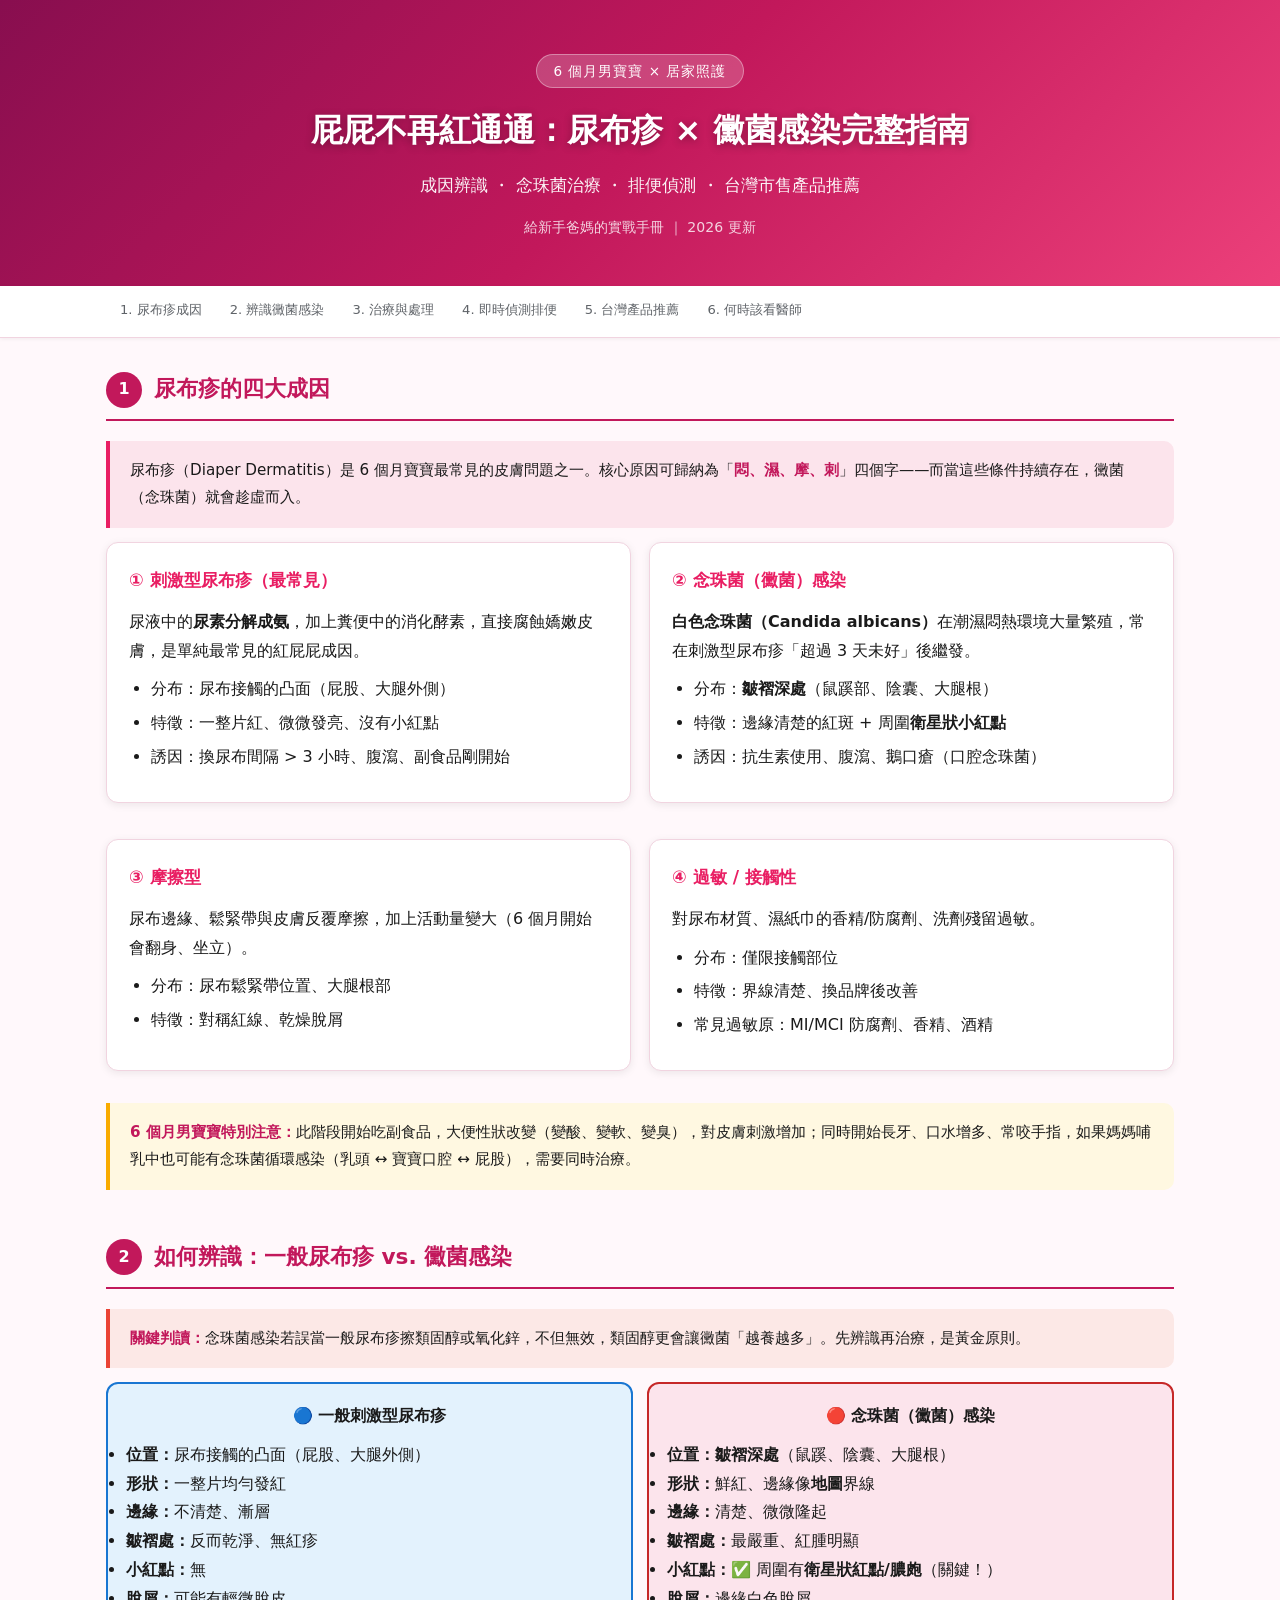
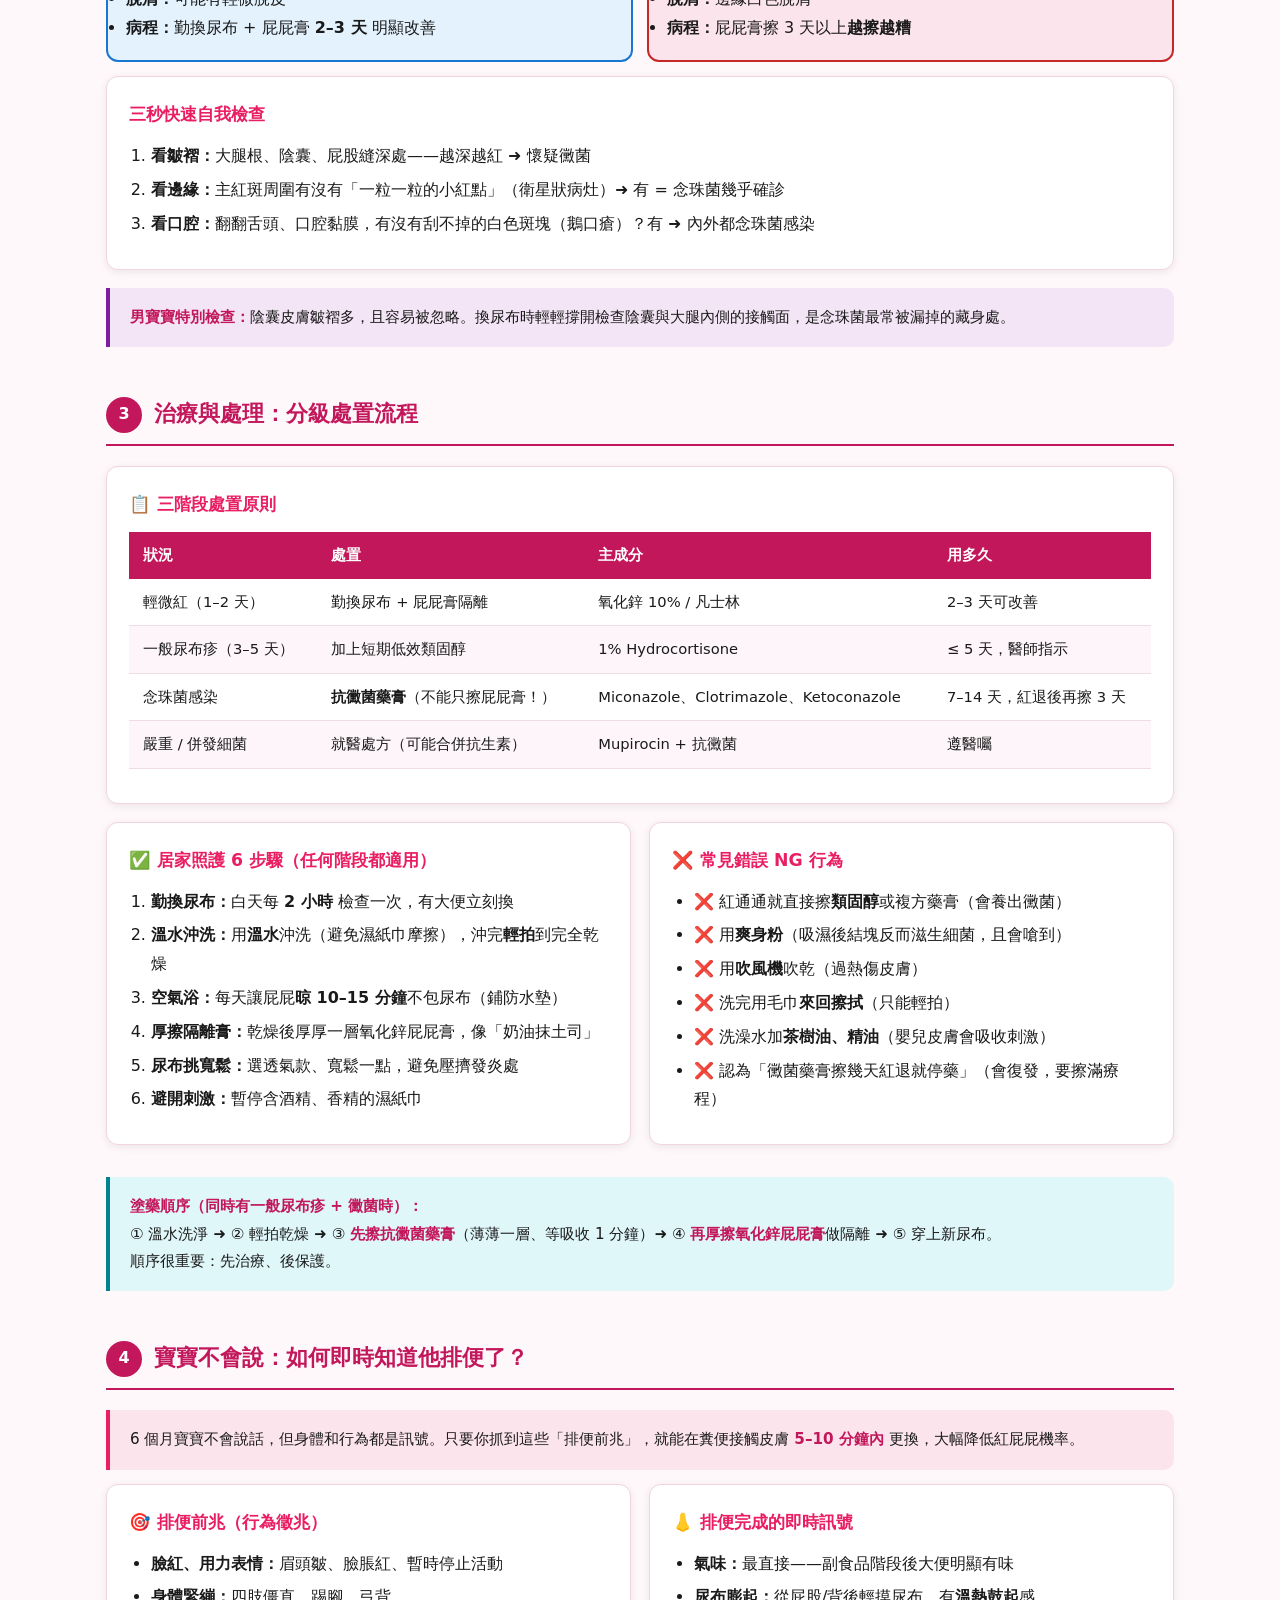
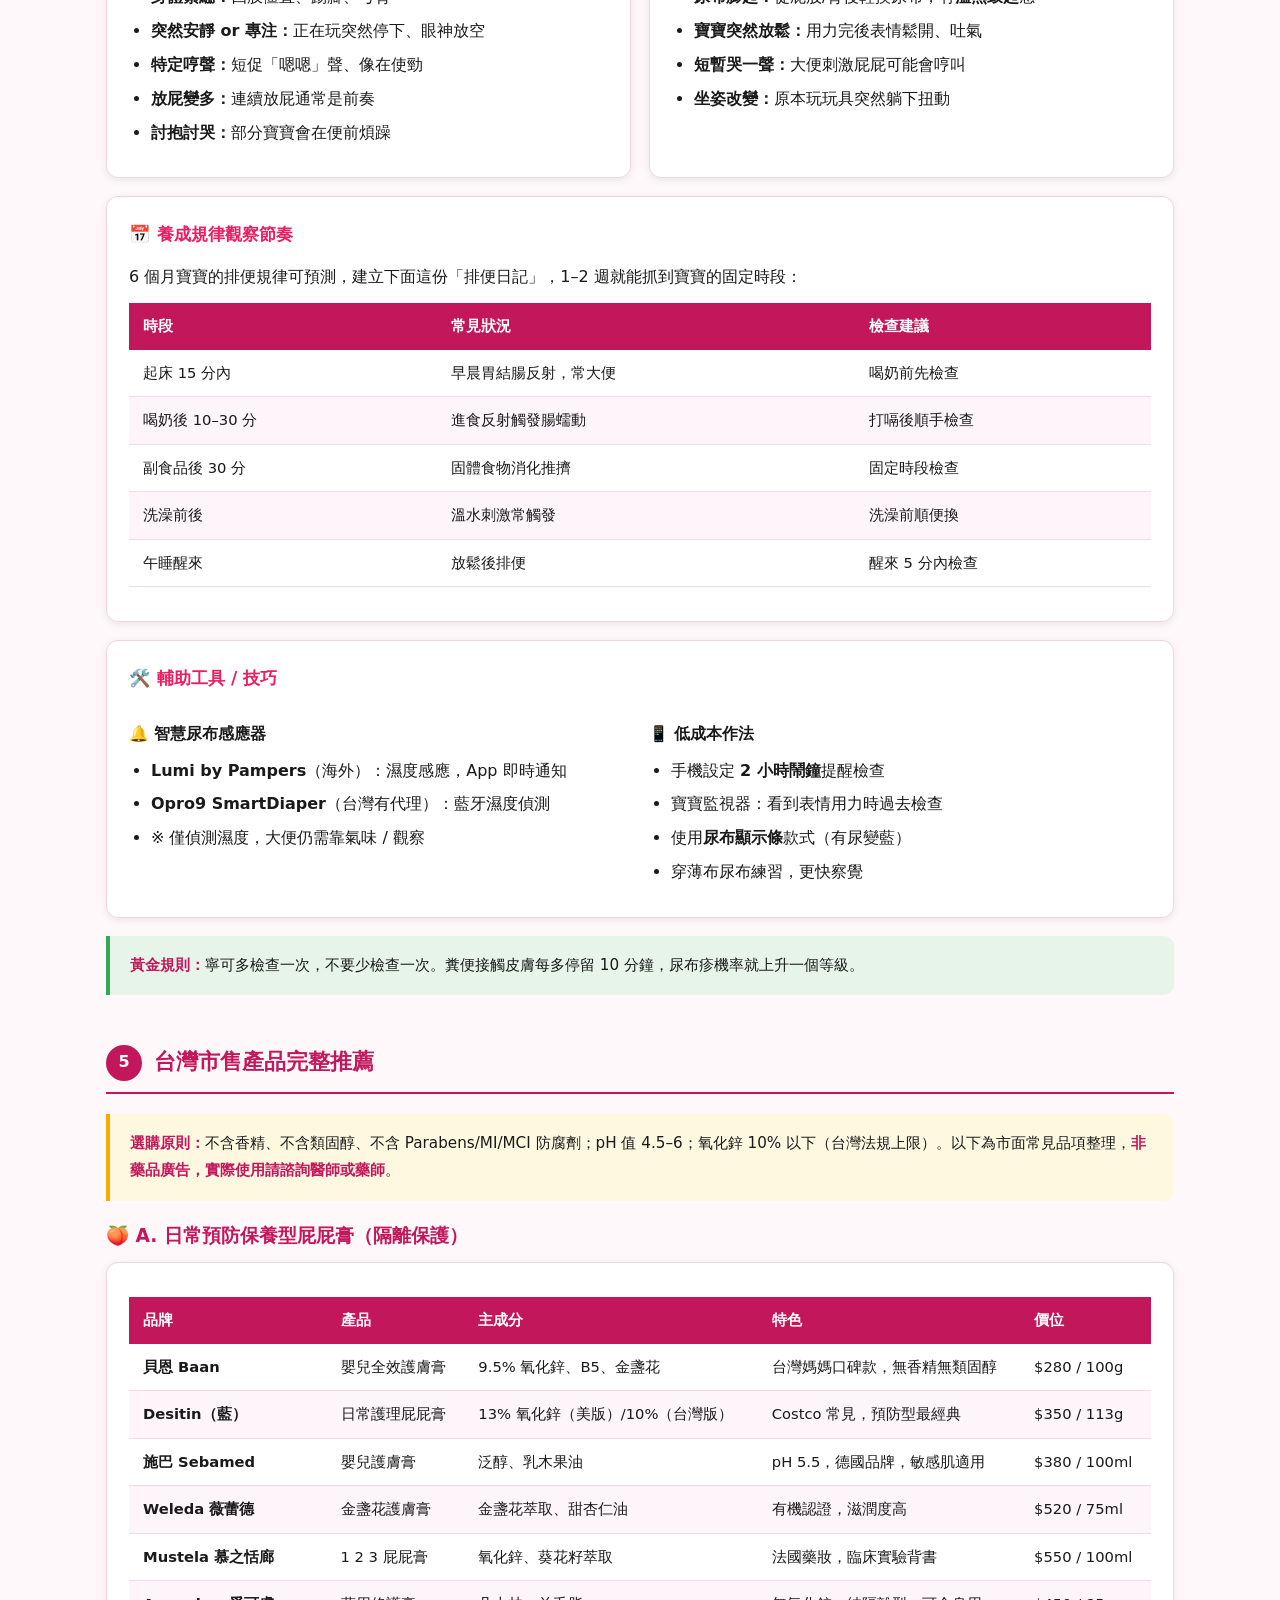
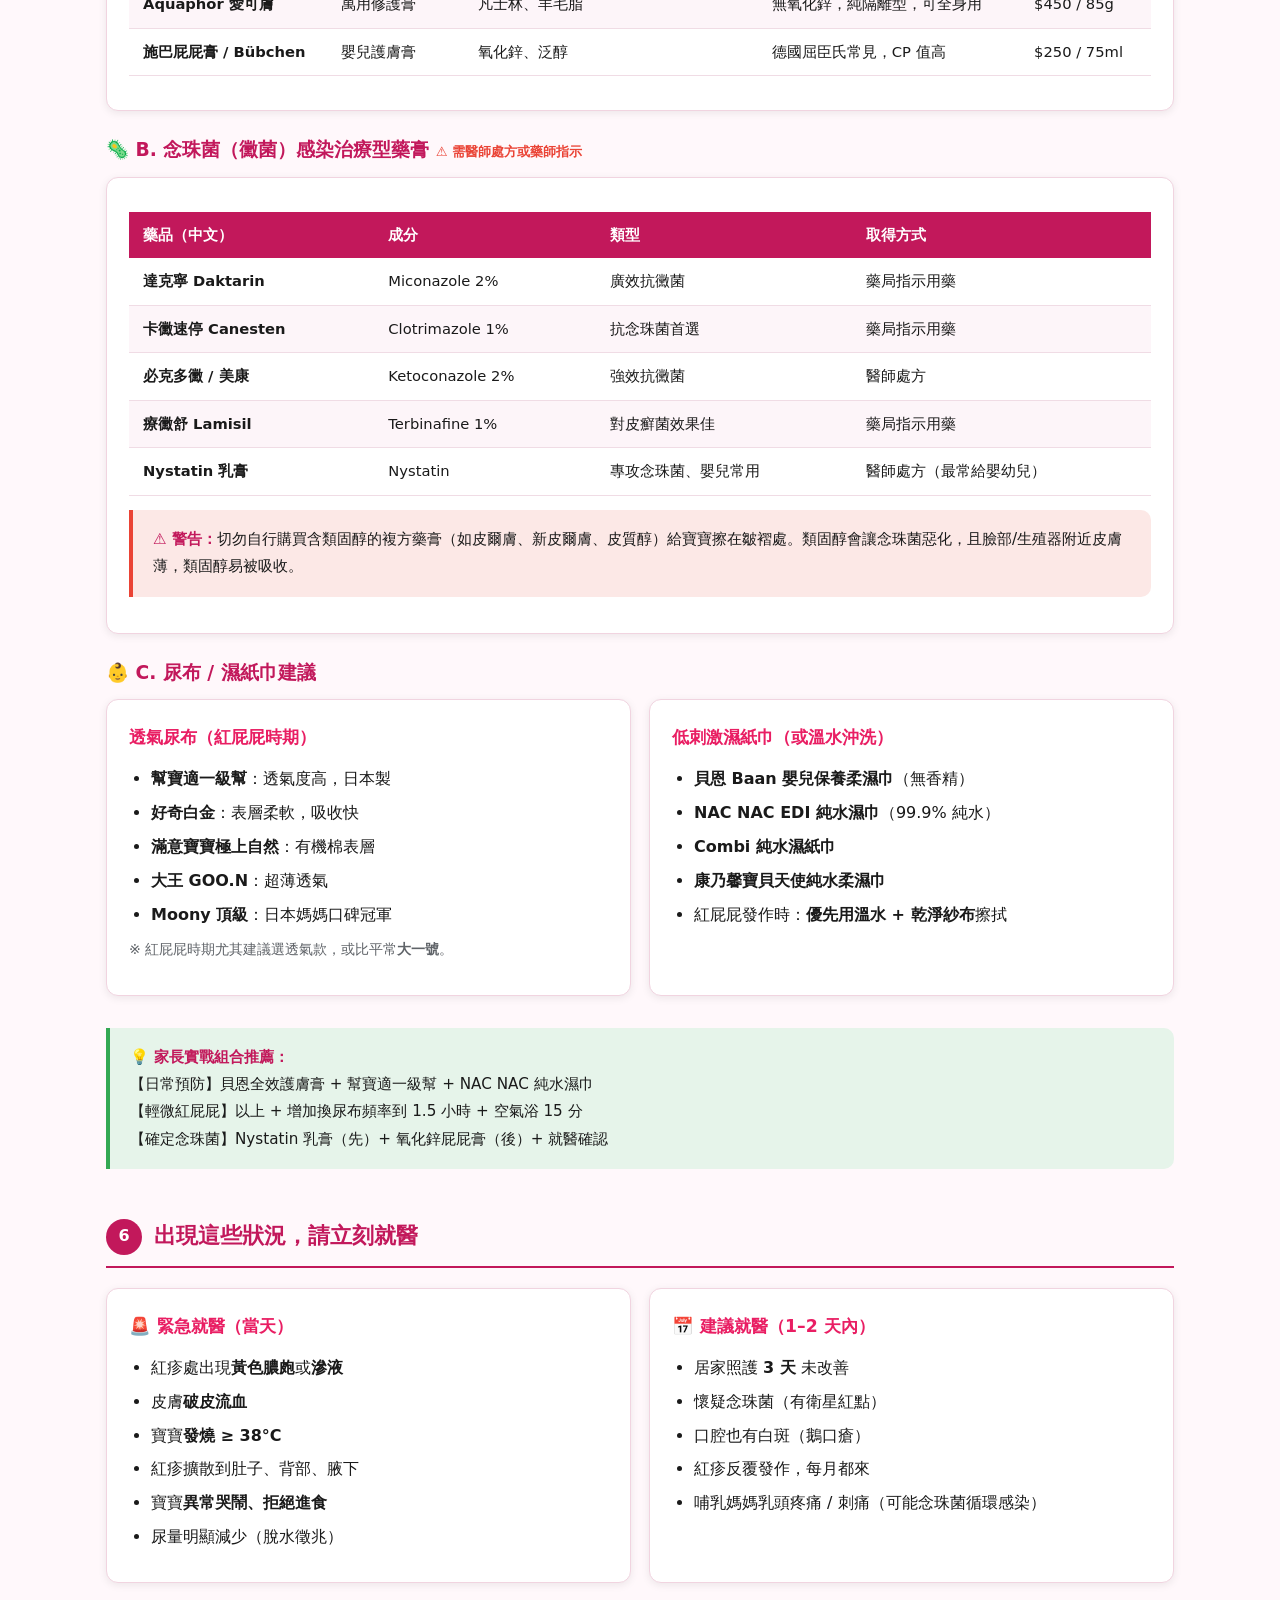
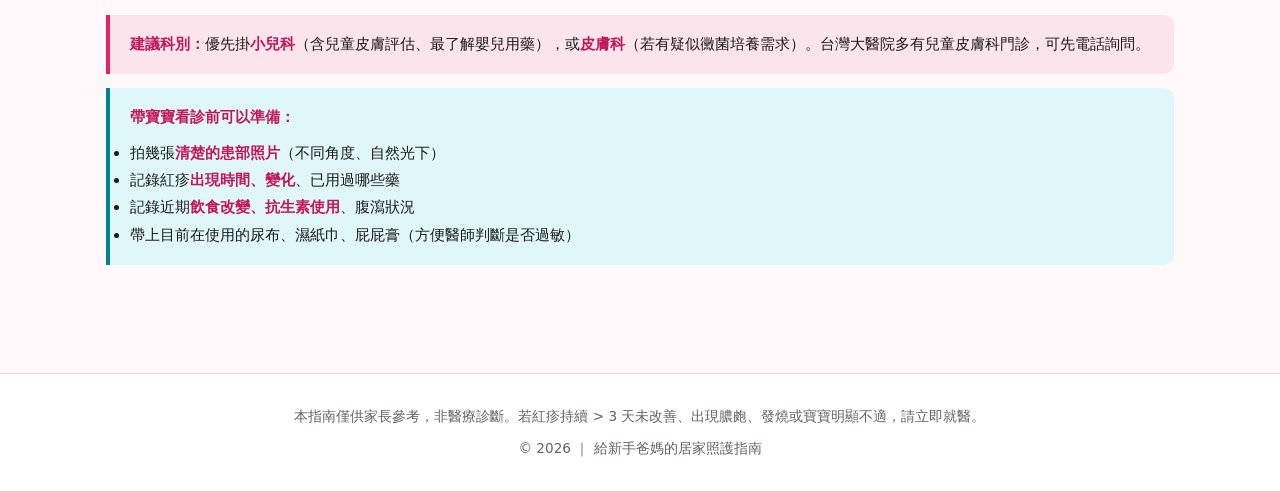
<file: diaper-rash-guide.html>
<!DOCTYPE html>
<html lang="zh-TW">
<head>
  <meta charset="UTF-8">
  <meta name="viewport" content="width=device-width, initial-scale=1.0">
  <title>6個月男寶寶尿布疹 × 黴菌感染完整照護指南｜成因・治療・產品推薦</title>
  <style>
    :root {
      --primary: #c2185b;
      --primary-light: #e91e63;
      --accent: #fce4ec;
      --accent2: #fff0f5;
      --green: #34a853;
      --green-bg: #e6f4ea;
      --orange: #f9ab00;
      --orange-bg: #fff8e1;
      --red: #ea4335;
      --red-bg: #fce8e6;
      --purple: #7b1fa2;
      --purple-bg: #f3e5f5;
      --teal: #00838f;
      --teal-bg: #e0f7fa;
      --text: #1a1a1a;
      --muted: #5f6368;
      --border: #f1d4e0;
      --card-shadow: 0 2px 8px rgba(0,0,0,0.08);
      --card-shadow-hover: 0 4px 16px rgba(0,0,0,0.14);
    }
    * { margin: 0; padding: 0; box-sizing: border-box; }
    html { scroll-behavior: smooth; }
    body {
      font-family: "Noto Sans TC", "Microsoft JhengHei", "Segoe UI", system-ui, sans-serif;
      color: var(--text); line-height: 1.8; background: #fff8fb;
    }
    .hero {
      background: linear-gradient(135deg, #880e4f 0%, #c2185b 50%, #ec407a 100%);
      color: #fff; padding: 54px 24px 46px; text-align: center; position: relative;
    }
    .hero-inner { position: relative; max-width: 900px; margin: 0 auto; }
    .hero .tag {
      display: inline-block; background: rgba(255,255,255,0.2);
      border: 1px solid rgba(255,255,255,0.35); padding: 4px 16px;
      border-radius: 20px; font-size: 0.85em; margin-bottom: 14px; letter-spacing: 1px;
    }
    .hero h1 { font-size: 2em; font-weight: 800; margin-bottom: 10px; text-shadow: 0 2px 8px rgba(0,0,0,0.3); }
    .hero .subtitle { font-size: 1.08em; opacity: 0.95; margin-bottom: 14px; }
    .hero .meta-line { font-size: 0.88em; opacity: 0.8; }

    .toc {
      background: #fff; border-bottom: 1px solid var(--border); position: sticky; top: 0; z-index: 100;
      box-shadow: 0 1px 4px rgba(0,0,0,0.06);
    }
    .toc-inner {
      max-width: 1100px; margin: 0 auto; padding: 0 16px;
      display: flex; overflow-x: auto; gap: 0;
    }
    .toc a {
      padding: 12px 14px; font-size: 0.82em; color: var(--muted); text-decoration: none;
      white-space: nowrap; border-bottom: 3px solid transparent; transition: all 0.2s;
    }
    .toc a:hover { color: var(--primary); border-bottom-color: var(--primary-light); background: var(--accent2); }

    .main { max-width: 1100px; margin: 0 auto; padding: 32px 16px 60px; }
    section { margin-bottom: 48px; scroll-margin-top: 60px; }
    .section-header {
      display: flex; align-items: center; gap: 12px; margin-bottom: 20px;
      padding-bottom: 10px; border-bottom: 2px solid var(--primary);
    }
    .section-num {
      background: var(--primary); color: #fff; width: 36px; height: 36px;
      border-radius: 50%; display: flex; align-items: center; justify-content: center;
      font-weight: 700; flex-shrink: 0;
    }
    .section-header h2 { font-size: 1.35em; color: var(--primary); }

    .card {
      background: #fff; border-radius: 12px; padding: 22px; margin-bottom: 18px;
      box-shadow: var(--card-shadow); border: 1px solid var(--border);
    }
    .card:hover { box-shadow: var(--card-shadow-hover); }
    .card h3 { color: var(--primary-light); font-size: 1.08em; margin-bottom: 12px; }
    .card h4 { color: var(--text); font-size: 0.98em; margin: 14px 0 8px; }
    .card p { margin-bottom: 10px; }
    .card ul, .card ol { padding-left: 22px; margin: 8px 0; }
    .card li { margin-bottom: 5px; }

    .grid-2 { display: grid; grid-template-columns: 1fr 1fr; gap: 18px; }
    .grid-3 { display: grid; grid-template-columns: repeat(3, 1fr); gap: 16px; }
    @media (max-width: 860px) {
      .grid-2, .grid-3 { grid-template-columns: 1fr; }
      .hero h1 { font-size: 1.5em; }
    }

    .table-wrap { overflow-x: auto; margin: 12px 0; }
    table { width: 100%; border-collapse: collapse; font-size: 0.92em; }
    th { background: var(--primary); color: #fff; padding: 10px 14px; text-align: left; font-weight: 600; white-space: nowrap; }
    td { padding: 10px 14px; border-bottom: 1px solid #f0dce5; vertical-align: top; }
    tr:nth-child(even) td { background: #fdf5f9; }

    .callout { padding: 16px 20px; border-radius: 0 10px 10px 0; margin: 14px 0; font-size: 0.95em; }
    .callout-green { background: var(--green-bg); border-left: 4px solid var(--green); }
    .callout-orange { background: var(--orange-bg); border-left: 4px solid var(--orange); }
    .callout-red { background: var(--red-bg); border-left: 4px solid var(--red); }
    .callout-purple { background: var(--purple-bg); border-left: 4px solid var(--purple); }
    .callout-teal { background: var(--teal-bg); border-left: 4px solid var(--teal); }
    .callout-blue { background: var(--accent); border-left: 4px solid var(--primary-light); }
    .callout strong { color: var(--primary); }

    .vs-grid { display: grid; grid-template-columns: 1fr 1fr; gap: 14px; margin: 14px 0; }
    .vs-side { padding: 18px; border-radius: 12px; }
    .vs-left { background: #e3f2fd; border: 2px solid #1976d2; }
    .vs-right { background: #fce4ec; border: 2px solid #c62828; }
    .vs-side h4 { margin-bottom: 10px; text-align: center; }
    @media (max-width: 700px) { .vs-grid { grid-template-columns: 1fr; } }

    .badge {
      display: inline-block; padding: 2px 10px; border-radius: 12px;
      font-size: 0.78em; font-weight: 600; margin-right: 4px;
    }
    .badge-green { background: var(--green-bg); color: var(--green); }
    .badge-red { background: var(--red-bg); color: var(--red); }
    .badge-orange { background: var(--orange-bg); color: #b87500; }
    .badge-blue { background: var(--accent); color: var(--primary); }

    .footer {
      text-align: center; padding: 30px 20px; color: var(--muted);
      font-size: 0.85em; border-top: 1px solid var(--border); background: #fff;
    }
    .footer a { color: var(--primary-light); text-decoration: none; }
  </style>
</head>
<body>

<div class="hero">
  <div class="hero-inner">
    <span class="tag">6 個月男寶寶 × 居家照護</span>
    <h1>屁屁不再紅通通：尿布疹 × 黴菌感染完整指南</h1>
    <p class="subtitle">成因辨識 ・ 念珠菌治療 ・ 排便偵測 ・ 台灣市售產品推薦</p>
    <p class="meta-line">給新手爸媽的實戰手冊 ｜ 2026 更新</p>
  </div>
</div>

<nav class="toc">
  <div class="toc-inner">
    <a href="#s1">1. 尿布疹成因</a>
    <a href="#s2">2. 辨識黴菌感染</a>
    <a href="#s3">3. 治療與處理</a>
    <a href="#s4">4. 即時偵測排便</a>
    <a href="#s5">5. 台灣產品推薦</a>
    <a href="#s6">6. 何時該看醫師</a>
  </div>
</nav>

<main class="main">

  <!-- ========== SECTION 1 ========== -->
  <section id="s1">
    <div class="section-header">
      <div class="section-num">1</div>
      <h2>尿布疹的四大成因</h2>
    </div>

    <div class="callout callout-blue">
      尿布疹（Diaper Dermatitis）是 6 個月寶寶最常見的皮膚問題之一。核心原因可歸納為「<strong>悶、濕、摩、刺</strong>」四個字——而當這些條件持續存在，黴菌（念珠菌）就會趁虛而入。
    </div>

    <div class="grid-2">
      <div class="card">
        <h3>① 刺激型尿布疹（最常見）</h3>
        <p>尿液中的<strong>尿素分解成氨</strong>，加上糞便中的消化酵素，直接腐蝕嬌嫩皮膚，是單純最常見的紅屁屁成因。</p>
        <ul>
          <li>分布：尿布接觸的凸面（屁股、大腿外側）</li>
          <li>特徵：一整片紅、微微發亮、沒有小紅點</li>
          <li>誘因：換尿布間隔 &gt; 3 小時、腹瀉、副食品剛開始</li>
        </ul>
      </div>

      <div class="card">
        <h3>② 念珠菌（黴菌）感染</h3>
        <p><strong>白色念珠菌（Candida albicans）</strong>在潮濕悶熱環境大量繁殖，常在刺激型尿布疹「超過 3 天未好」後繼發。</p>
        <ul>
          <li>分布：<strong>皺褶深處</strong>（鼠蹊部、陰囊、大腿根）</li>
          <li>特徵：邊緣清楚的紅斑 + 周圍<strong>衛星狀小紅點</strong></li>
          <li>誘因：抗生素使用、腹瀉、鵝口瘡（口腔念珠菌）</li>
        </ul>
      </div>

      <div class="card">
        <h3>③ 摩擦型</h3>
        <p>尿布邊緣、鬆緊帶與皮膚反覆摩擦，加上活動量變大（6 個月開始會翻身、坐立）。</p>
        <ul>
          <li>分布：尿布鬆緊帶位置、大腿根部</li>
          <li>特徵：對稱紅線、乾燥脫屑</li>
        </ul>
      </div>

      <div class="card">
        <h3>④ 過敏 / 接觸性</h3>
        <p>對尿布材質、濕紙巾的香精/防腐劑、洗劑殘留過敏。</p>
        <ul>
          <li>分布：僅限接觸部位</li>
          <li>特徵：界線清楚、換品牌後改善</li>
          <li>常見過敏原：MI/MCI 防腐劑、香精、酒精</li>
        </ul>
      </div>
    </div>

    <div class="callout callout-orange">
      <strong>6 個月男寶寶特別注意：</strong>此階段開始吃副食品，大便性狀改變（變酸、變軟、變臭），對皮膚刺激增加；同時開始長牙、口水增多、常咬手指，如果媽媽哺乳中也可能有念珠菌循環感染（乳頭 ↔ 寶寶口腔 ↔ 屁股），需要同時治療。
    </div>
  </section>

  <!-- ========== SECTION 2 ========== -->
  <section id="s2">
    <div class="section-header">
      <div class="section-num">2</div>
      <h2>如何辨識：一般尿布疹 vs. 黴菌感染</h2>
    </div>

    <div class="callout callout-red">
      <strong>關鍵判讀：</strong>念珠菌感染若誤當一般尿布疹擦類固醇或氧化鋅，不但無效，類固醇更會讓黴菌「越養越多」。先辨識再治療，是黃金原則。
    </div>

    <div class="vs-grid">
      <div class="vs-side vs-left">
        <h4>🔵 一般刺激型尿布疹</h4>
        <ul>
          <li><strong>位置：</strong>尿布接觸的凸面（屁股、大腿外側）</li>
          <li><strong>形狀：</strong>一整片均勻發紅</li>
          <li><strong>邊緣：</strong>不清楚、漸層</li>
          <li><strong>皺褶處：</strong>反而乾淨、無紅疹</li>
          <li><strong>小紅點：</strong>無</li>
          <li><strong>脫屑：</strong>可能有輕微脫皮</li>
          <li><strong>病程：</strong>勤換尿布 + 屁屁膏 <strong>2–3 天</strong> 明顯改善</li>
        </ul>
      </div>
      <div class="vs-side vs-right">
        <h4>🔴 念珠菌（黴菌）感染</h4>
        <ul>
          <li><strong>位置：</strong><strong>皺褶深處</strong>（鼠蹊、陰囊、大腿根）</li>
          <li><strong>形狀：</strong>鮮紅、邊緣像<strong>地圖</strong>界線</li>
          <li><strong>邊緣：</strong>清楚、微微隆起</li>
          <li><strong>皺褶處：</strong>最嚴重、紅腫明顯</li>
          <li><strong>小紅點：</strong>✅ 周圍有<strong>衛星狀紅點/膿皰</strong>（關鍵！）</li>
          <li><strong>脫屑：</strong>邊緣白色脫屑</li>
          <li><strong>病程：</strong>屁屁膏擦 3 天以上<strong>越擦越糟</strong></li>
        </ul>
      </div>
    </div>

    <div class="card">
      <h3>三秒快速自我檢查</h3>
      <ol>
        <li><strong>看皺褶：</strong>大腿根、陰囊、屁股縫深處——越深越紅 ➜ 懷疑黴菌</li>
        <li><strong>看邊緣：</strong>主紅斑周圍有沒有「一粒一粒的小紅點」（衛星狀病灶）➜ 有 = 念珠菌幾乎確診</li>
        <li><strong>看口腔：</strong>翻翻舌頭、口腔黏膜，有沒有刮不掉的白色斑塊（鵝口瘡）？有 ➜ 內外都念珠菌感染</li>
      </ol>
    </div>

    <div class="callout callout-purple">
      <strong>男寶寶特別檢查：</strong>陰囊皮膚皺褶多，且容易被忽略。換尿布時輕輕撐開檢查陰囊與大腿內側的接觸面，是念珠菌最常被漏掉的藏身處。
    </div>
  </section>

  <!-- ========== SECTION 3 ========== -->
  <section id="s3">
    <div class="section-header">
      <div class="section-num">3</div>
      <h2>治療與處理：分級處置流程</h2>
    </div>

    <div class="card">
      <h3>📋 三階段處置原則</h3>
      <div class="table-wrap">
        <table>
          <thead>
            <tr><th>狀況</th><th>處置</th><th>主成分</th><th>用多久</th></tr>
          </thead>
          <tbody>
            <tr>
              <td>輕微紅（1–2 天）</td>
              <td>勤換尿布 + 屁屁膏隔離</td>
              <td>氧化鋅 10% / 凡士林</td>
              <td>2–3 天可改善</td>
            </tr>
            <tr>
              <td>一般尿布疹（3–5 天）</td>
              <td>加上短期低效類固醇</td>
              <td>1% Hydrocortisone</td>
              <td>≤ 5 天，醫師指示</td>
            </tr>
            <tr>
              <td>念珠菌感染</td>
              <td><strong>抗黴菌藥膏</strong>（不能只擦屁屁膏！）</td>
              <td>Miconazole、Clotrimazole、Ketoconazole</td>
              <td>7–14 天，紅退後再擦 3 天</td>
            </tr>
            <tr>
              <td>嚴重 / 併發細菌</td>
              <td>就醫處方（可能合併抗生素）</td>
              <td>Mupirocin + 抗黴菌</td>
              <td>遵醫囑</td>
            </tr>
          </tbody>
        </table>
      </div>
    </div>

    <div class="grid-2">
      <div class="card">
        <h3>✅ 居家照護 6 步驟（任何階段都適用）</h3>
        <ol>
          <li><strong>勤換尿布：</strong>白天每 <strong>2 小時</strong> 檢查一次，有大便立刻換</li>
          <li><strong>溫水沖洗：</strong>用<strong>溫水</strong>沖洗（避免濕紙巾摩擦），沖完<strong>輕拍</strong>到完全乾燥</li>
          <li><strong>空氣浴：</strong>每天讓屁屁<strong>晾 10–15 分鐘</strong>不包尿布（鋪防水墊）</li>
          <li><strong>厚擦隔離膏：</strong>乾燥後厚厚一層氧化鋅屁屁膏，像「奶油抹土司」</li>
          <li><strong>尿布挑寬鬆：</strong>選透氣款、寬鬆一點，避免壓擠發炎處</li>
          <li><strong>避開刺激：</strong>暫停含酒精、香精的濕紙巾</li>
        </ol>
      </div>

      <div class="card">
        <h3>❌ 常見錯誤 NG 行為</h3>
        <ul>
          <li>❌ 紅通通就直接擦<strong>類固醇</strong>或複方藥膏（會養出黴菌）</li>
          <li>❌ 用<strong>爽身粉</strong>（吸濕後結塊反而滋生細菌，且會嗆到）</li>
          <li>❌ 用<strong>吹風機</strong>吹乾（過熱傷皮膚）</li>
          <li>❌ 洗完用毛巾<strong>來回擦拭</strong>（只能輕拍）</li>
          <li>❌ 洗澡水加<strong>茶樹油、精油</strong>（嬰兒皮膚會吸收刺激）</li>
          <li>❌ 認為「黴菌藥膏擦幾天紅退就停藥」（會復發，要擦滿療程）</li>
        </ul>
      </div>
    </div>

    <div class="callout callout-teal">
      <strong>塗藥順序（同時有一般尿布疹 + 黴菌時）：</strong><br>
      ① 溫水洗淨 ➜ ② 輕拍乾燥 ➜ ③ <strong>先擦抗黴菌藥膏</strong>（薄薄一層、等吸收 1 分鐘）➜ ④ <strong>再厚擦氧化鋅屁屁膏</strong>做隔離 ➜ ⑤ 穿上新尿布。<br>
      順序很重要：先治療、後保護。
    </div>
  </section>

  <!-- ========== SECTION 4 ========== -->
  <section id="s4">
    <div class="section-header">
      <div class="section-num">4</div>
      <h2>寶寶不會說：如何即時知道他排便了？</h2>
    </div>

    <div class="callout callout-blue">
      6 個月寶寶不會說話，但身體和行為都是訊號。只要你抓到這些「排便前兆」，就能在糞便接觸皮膚 <strong>5–10 分鐘內</strong> 更換，大幅降低紅屁屁機率。
    </div>

    <div class="grid-2">
      <div class="card">
        <h3>🎯 排便前兆（行為徵兆）</h3>
        <ul>
          <li><strong>臉紅、用力表情：</strong>眉頭皺、臉脹紅、暫時停止活動</li>
          <li><strong>身體緊繃：</strong>四肢僵直、踢腳、弓背</li>
          <li><strong>突然安靜 or 專注：</strong>正在玩突然停下、眼神放空</li>
          <li><strong>特定哼聲：</strong>短促「嗯嗯」聲、像在使勁</li>
          <li><strong>放屁變多：</strong>連續放屁通常是前奏</li>
          <li><strong>討抱討哭：</strong>部分寶寶會在便前煩躁</li>
        </ul>
      </div>

      <div class="card">
        <h3>👃 排便完成的即時訊號</h3>
        <ul>
          <li><strong>氣味：</strong>最直接——副食品階段後大便明顯有味</li>
          <li><strong>尿布膨起：</strong>從屁股/背後輕摸尿布，有<strong>溫熱鼓起</strong>感</li>
          <li><strong>寶寶突然放鬆：</strong>用力完後表情鬆開、吐氣</li>
          <li><strong>短暫哭一聲：</strong>大便刺激屁屁可能會哼叫</li>
          <li><strong>坐姿改變：</strong>原本玩玩具突然躺下扭動</li>
        </ul>
      </div>
    </div>

    <div class="card">
      <h3>📅 養成規律觀察節奏</h3>
      <p>6 個月寶寶的排便規律可預測，建立下面這份「排便日記」，1–2 週就能抓到寶寶的固定時段：</p>
      <div class="table-wrap">
        <table>
          <thead>
            <tr><th>時段</th><th>常見狀況</th><th>檢查建議</th></tr>
          </thead>
          <tbody>
            <tr><td>起床 15 分內</td><td>早晨胃結腸反射，常大便</td><td>喝奶前先檢查</td></tr>
            <tr><td>喝奶後 10–30 分</td><td>進食反射觸發腸蠕動</td><td>打嗝後順手檢查</td></tr>
            <tr><td>副食品後 30 分</td><td>固體食物消化推擠</td><td>固定時段檢查</td></tr>
            <tr><td>洗澡前後</td><td>溫水刺激常觸發</td><td>洗澡前順便換</td></tr>
            <tr><td>午睡醒來</td><td>放鬆後排便</td><td>醒來 5 分內檢查</td></tr>
          </tbody>
        </table>
      </div>
    </div>

    <div class="card">
      <h3>🛠️ 輔助工具 / 技巧</h3>
      <div class="grid-2">
        <div>
          <h4>🔔 智慧尿布感應器</h4>
          <ul>
            <li><strong>Lumi by Pampers</strong>（海外）：濕度感應，App 即時通知</li>
            <li><strong>Opro9 SmartDiaper</strong>（台灣有代理）：藍牙濕度偵測</li>
            <li>※ 僅偵測濕度，大便仍需靠氣味 / 觀察</li>
          </ul>
        </div>
        <div>
          <h4>📱 低成本作法</h4>
          <ul>
            <li>手機設定 <strong>2 小時鬧鐘</strong>提醒檢查</li>
            <li>寶寶監視器：看到表情用力時過去檢查</li>
            <li>使用<strong>尿布顯示條</strong>款式（有尿變藍）</li>
            <li>穿薄布尿布練習，更快察覺</li>
          </ul>
        </div>
      </div>
    </div>

    <div class="callout callout-green">
      <strong>黃金規則：</strong>寧可多檢查一次，不要少檢查一次。糞便接觸皮膚每多停留 10 分鐘，尿布疹機率就上升一個等級。
    </div>
  </section>

  <!-- ========== SECTION 5 ========== -->
  <section id="s5">
    <div class="section-header">
      <div class="section-num">5</div>
      <h2>台灣市售產品完整推薦</h2>
    </div>

    <div class="callout callout-orange">
      <strong>選購原則：</strong>不含香精、不含類固醇、不含 Parabens/MI/MCI 防腐劑；pH 值 4.5–6；氧化鋅 10% 以下（台灣法規上限）。以下為市面常見品項整理，<strong>非藥品廣告，實際使用請諮詢醫師或藥師</strong>。
    </div>

    <h3 style="color:var(--primary); margin: 18px 0 10px;">🍑 A. 日常預防保養型屁屁膏（隔離保護）</h3>
    <div class="card">
      <div class="table-wrap">
        <table>
          <thead>
            <tr><th>品牌</th><th>產品</th><th>主成分</th><th>特色</th><th>價位</th></tr>
          </thead>
          <tbody>
            <tr>
              <td><strong>貝恩 Baan</strong></td>
              <td>嬰兒全效護膚膏</td>
              <td>9.5% 氧化鋅、B5、金盞花</td>
              <td>台灣媽媽口碑款，無香精無類固醇</td>
              <td>$280 / 100g</td>
            </tr>
            <tr>
              <td><strong>Desitin（藍）</strong></td>
              <td>日常護理屁屁膏</td>
              <td>13% 氧化鋅（美版）/10%（台灣版）</td>
              <td>Costco 常見，預防型最經典</td>
              <td>$350 / 113g</td>
            </tr>
            <tr>
              <td><strong>施巴 Sebamed</strong></td>
              <td>嬰兒護膚膏</td>
              <td>泛醇、乳木果油</td>
              <td>pH 5.5，德國品牌，敏感肌適用</td>
              <td>$380 / 100ml</td>
            </tr>
            <tr>
              <td><strong>Weleda 薇蕾德</strong></td>
              <td>金盞花護膚膏</td>
              <td>金盞花萃取、甜杏仁油</td>
              <td>有機認證，滋潤度高</td>
              <td>$520 / 75ml</td>
            </tr>
            <tr>
              <td><strong>Mustela 慕之恬廊</strong></td>
              <td>1 2 3 屁屁膏</td>
              <td>氧化鋅、葵花籽萃取</td>
              <td>法國藥妝，臨床實驗背書</td>
              <td>$550 / 100ml</td>
            </tr>
            <tr>
              <td><strong>Aquaphor 愛可膚</strong></td>
              <td>萬用修護膏</td>
              <td>凡士林、羊毛脂</td>
              <td>無氧化鋅，純隔離型，可全身用</td>
              <td>$450 / 85g</td>
            </tr>
            <tr>
              <td><strong>施巴屁屁膏 / Bübchen</strong></td>
              <td>嬰兒護膚膏</td>
              <td>氧化鋅、泛醇</td>
              <td>德國屈臣氏常見，CP 值高</td>
              <td>$250 / 75ml</td>
            </tr>
          </tbody>
        </table>
      </div>
    </div>

    <h3 style="color:var(--primary); margin: 22px 0 10px;">🦠 B. 念珠菌（黴菌）感染治療型藥膏 <span style="font-size:0.7em; color:var(--red);">⚠️ 需醫師處方或藥師指示</span></h3>
    <div class="card">
      <div class="table-wrap">
        <table>
          <thead>
            <tr><th>藥品（中文）</th><th>成分</th><th>類型</th><th>取得方式</th></tr>
          </thead>
          <tbody>
            <tr>
              <td><strong>達克寧 Daktarin</strong></td>
              <td>Miconazole 2%</td>
              <td>廣效抗黴菌</td>
              <td>藥局指示用藥</td>
            </tr>
            <tr>
              <td><strong>卡黴速停 Canesten</strong></td>
              <td>Clotrimazole 1%</td>
              <td>抗念珠菌首選</td>
              <td>藥局指示用藥</td>
            </tr>
            <tr>
              <td><strong>必克多黴 / 美康</strong></td>
              <td>Ketoconazole 2%</td>
              <td>強效抗黴菌</td>
              <td>醫師處方</td>
            </tr>
            <tr>
              <td><strong>療黴舒 Lamisil</strong></td>
              <td>Terbinafine 1%</td>
              <td>對皮癬菌效果佳</td>
              <td>藥局指示用藥</td>
            </tr>
            <tr>
              <td><strong>Nystatin 乳膏</strong></td>
              <td>Nystatin</td>
              <td>專攻念珠菌、嬰兒常用</td>
              <td>醫師處方（最常給嬰幼兒）</td>
            </tr>
          </tbody>
        </table>
      </div>
      <div class="callout callout-red" style="margin-top:14px;">
        <strong>⚠️ 警告：</strong>切勿自行購買含類固醇的複方藥膏（如皮爾膚、新皮爾膚、皮質醇）給寶寶擦在皺褶處。類固醇會讓念珠菌惡化，且臉部/生殖器附近皮膚薄，類固醇易被吸收。
      </div>
    </div>

    <h3 style="color:var(--primary); margin: 22px 0 10px;">👶 C. 尿布 / 濕紙巾建議</h3>
    <div class="grid-2">
      <div class="card">
        <h3>透氣尿布（紅屁屁時期）</h3>
        <ul>
          <li><strong>幫寶適一級幫</strong>：透氣度高，日本製</li>
          <li><strong>好奇白金</strong>：表層柔軟，吸收快</li>
          <li><strong>滿意寶寶極上自然</strong>：有機棉表層</li>
          <li><strong>大王 GOO.N</strong>：超薄透氣</li>
          <li><strong>Moony 頂級</strong>：日本媽媽口碑冠軍</li>
        </ul>
        <p style="margin-top:8px; font-size:0.88em; color:var(--muted);">※ 紅屁屁時期尤其建議選透氣款，或比平常<strong>大一號</strong>。</p>
      </div>
      <div class="card">
        <h3>低刺激濕紙巾（或溫水沖洗）</h3>
        <ul>
          <li><strong>貝恩 Baan 嬰兒保養柔濕巾</strong>（無香精）</li>
          <li><strong>NAC NAC EDI 純水濕巾</strong>（99.9% 純水）</li>
          <li><strong>Combi 純水濕紙巾</strong></li>
          <li><strong>康乃馨寶貝天使純水柔濕巾</strong></li>
          <li>紅屁屁發作時：<strong>優先用溫水 + 乾淨紗布</strong>擦拭</li>
        </ul>
      </div>
    </div>

    <div class="callout callout-green">
      <strong>💡 家長實戰組合推薦：</strong><br>
      【日常預防】貝恩全效護膚膏 + 幫寶適一級幫 + NAC NAC 純水濕巾<br>
      【輕微紅屁屁】以上 + 增加換尿布頻率到 1.5 小時 + 空氣浴 15 分<br>
      【確定念珠菌】Nystatin 乳膏（先）+ 氧化鋅屁屁膏（後）+ 就醫確認
    </div>
  </section>

  <!-- ========== SECTION 6 ========== -->
  <section id="s6">
    <div class="section-header">
      <div class="section-num">6</div>
      <h2>出現這些狀況，請立刻就醫</h2>
    </div>

    <div class="grid-2">
      <div class="card">
        <h3>🚨 緊急就醫（當天）</h3>
        <ul>
          <li>紅疹處出現<strong>黃色膿皰</strong>或<strong>滲液</strong></li>
          <li>皮膚<strong>破皮流血</strong></li>
          <li>寶寶<strong>發燒 ≥ 38°C</strong></li>
          <li>紅疹擴散到肚子、背部、腋下</li>
          <li>寶寶<strong>異常哭鬧、拒絕進食</strong></li>
          <li>尿量明顯減少（脫水徵兆）</li>
        </ul>
      </div>
      <div class="card">
        <h3>📅 建議就醫（1–2 天內）</h3>
        <ul>
          <li>居家照護 <strong>3 天</strong> 未改善</li>
          <li>懷疑念珠菌（有衛星紅點）</li>
          <li>口腔也有白斑（鵝口瘡）</li>
          <li>紅疹反覆發作，每月都來</li>
          <li>哺乳媽媽乳頭疼痛 / 刺痛（可能念珠菌循環感染）</li>
        </ul>
      </div>
    </div>

    <div class="callout callout-blue">
      <strong>建議科別：</strong>優先掛<strong>小兒科</strong>（含兒童皮膚評估、最了解嬰兒用藥），或<strong>皮膚科</strong>（若有疑似黴菌培養需求）。台灣大醫院多有兒童皮膚科門診，可先電話詢問。
    </div>

    <div class="callout callout-teal">
      <strong>帶寶寶看診前可以準備：</strong>
      <ul style="margin-top:8px;">
        <li>拍幾張<strong>清楚的患部照片</strong>（不同角度、自然光下）</li>
        <li>記錄紅疹<strong>出現時間、變化</strong>、已用過哪些藥</li>
        <li>記錄近期<strong>飲食改變、抗生素使用</strong>、腹瀉狀況</li>
        <li>帶上目前在使用的尿布、濕紙巾、屁屁膏（方便醫師判斷是否過敏）</li>
      </ul>
    </div>
  </section>
</main>

<div class="footer">
  <p>本指南僅供家長參考，非醫療診斷。若紅疹持續 &gt; 3 天未改善、出現膿皰、發燒或寶寶明顯不適，請立即就醫。</p>
  <p style="margin-top:8px;">© 2026 ｜ 給新手爸媽的居家照護指南</p>
</div>

</body>
</html>
</file>
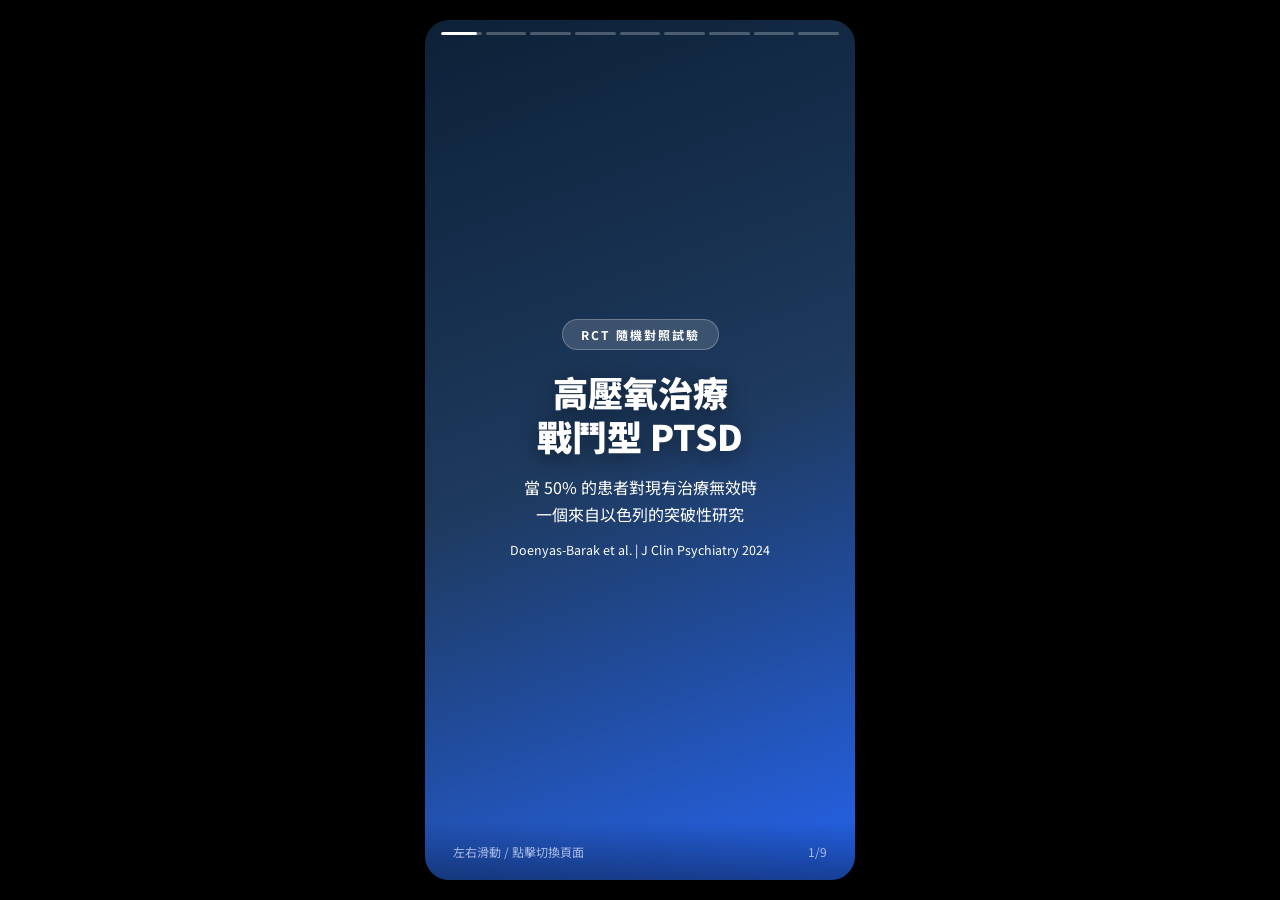
<file: reel.html>
<!DOCTYPE html>
<html lang="zh-TW">
<head>
  <meta charset="UTF-8">
  <meta name="viewport" content="width=device-width, initial-scale=1.0, user-scalable=no">
  <title>HBOT x PTSD Reel</title>
  <style>
    @import url('https://fonts.googleapis.com/css2?family=Noto+Sans+TC:wght@400;700;900&display=swap');

    :root {
      --primary: #0d2137;
      --accent: #3b82f6;
      --green: #22c55e;
      --red: #ef4444;
      --orange: #f59e0b;
      --purple: #a855f7;
    }

    * { margin: 0; padding: 0; box-sizing: border-box; }

    html, body {
      font-family: 'Noto Sans TC', system-ui, sans-serif;
      background: #000;
      color: #fff;
      overflow: hidden;
      height: 100%;
      -webkit-tap-highlight-color: transparent;
      user-select: none;
    }

    /* ── Reel Container ── */
    .reel {
      width: 100%;
      max-width: 430px;
      height: 100vh;
      height: 100dvh;
      margin: 0 auto;
      position: relative;
      overflow: hidden;
    }

    /* ── Progress Bar ── */
    .progress-bar {
      position: absolute;
      top: 12px;
      left: 16px;
      right: 16px;
      display: flex;
      gap: 4px;
      z-index: 100;
    }
    .progress-seg {
      flex: 1;
      height: 3px;
      background: rgba(255,255,255,0.25);
      border-radius: 2px;
      overflow: hidden;
    }
    .progress-seg .fill {
      height: 100%;
      width: 0%;
      background: #fff;
      border-radius: 2px;
      transition: width 0.1s linear;
    }
    .progress-seg.done .fill { width: 100%; }
    .progress-seg.active .fill { width: 0%; }

    /* ── Slides ── */
    .slide {
      position: absolute;
      inset: 0;
      display: flex;
      flex-direction: column;
      justify-content: center;
      align-items: center;
      padding: 60px 28px 80px;
      opacity: 0;
      transform: translateY(30px);
      transition: opacity 0.5s, transform 0.5s;
      pointer-events: none;
      text-align: center;
    }
    .slide.active {
      opacity: 1;
      transform: translateY(0);
      pointer-events: auto;
    }

    /* ── Slide backgrounds ── */
    .slide-1 {
      background: linear-gradient(160deg, #0d2137 0%, #1e3a5f 50%, #2563eb 100%);
    }
    .slide-2 {
      background: linear-gradient(160deg, #1a1a2e 0%, #16213e 50%, #0f3460 100%);
    }
    .slide-3 {
      background: linear-gradient(160deg, #0f172a 0%, #1e293b 50%, #334155 100%);
    }
    .slide-4 {
      background: linear-gradient(160deg, #042f2e 0%, #064e3b 50%, #065f46 100%);
    }
    .slide-5 {
      background: linear-gradient(160deg, #1e1b4b 0%, #312e81 50%, #3730a3 100%);
    }
    .slide-6 {
      background: linear-gradient(160deg, #0c4a6e 0%, #075985 50%, #0369a1 100%);
    }
    .slide-7 {
      background: linear-gradient(160deg, #14532d 0%, #166534 50%, #15803d 100%);
    }
    .slide-8 {
      background: linear-gradient(160deg, #450a0a 0%, #7f1d1d 50%, #991b1b 100%);
    }
    .slide-9 {
      background: linear-gradient(160deg, #0d2137 0%, #1a3a6b 50%, #2c5aa0 100%);
    }

    /* ── Typography ── */
    .slide .tag {
      display: inline-block;
      padding: 6px 18px;
      border-radius: 20px;
      font-size: 0.75em;
      font-weight: 700;
      letter-spacing: 2px;
      text-transform: uppercase;
      margin-bottom: 20px;
      background: rgba(255,255,255,0.15);
      border: 1px solid rgba(255,255,255,0.25);
    }
    .slide h1 {
      font-size: 2.2em;
      font-weight: 900;
      line-height: 1.25;
      margin-bottom: 16px;
      text-shadow: 0 4px 20px rgba(0,0,0,0.4);
    }
    .slide h2 {
      font-size: 1.5em;
      font-weight: 900;
      line-height: 1.3;
      margin-bottom: 16px;
    }
    .slide p {
      font-size: 1em;
      line-height: 1.7;
      opacity: 0.9;
      max-width: 360px;
    }
    .slide .small {
      font-size: 0.78em;
      opacity: 0.6;
      margin-top: 12px;
    }

    /* ── Big Number ── */
    .big-num {
      font-size: 4.5em;
      font-weight: 900;
      line-height: 1;
      margin: 12px 0;
      background: linear-gradient(135deg, #fff 0%, rgba(255,255,255,0.8) 100%);
      -webkit-background-clip: text;
      -webkit-text-fill-color: transparent;
      background-clip: text;
    }
    .big-num.green {
      background: linear-gradient(135deg, #4ade80 0%, #22c55e 100%);
      -webkit-background-clip: text; background-clip: text;
    }
    .big-num.red {
      background: linear-gradient(135deg, #f87171 0%, #ef4444 100%);
      -webkit-background-clip: text; background-clip: text;
    }
    .big-num.blue {
      background: linear-gradient(135deg, #60a5fa 0%, #3b82f6 100%);
      -webkit-background-clip: text; background-clip: text;
    }

    /* ── VS block ── */
    .vs-block {
      display: flex;
      align-items: center;
      gap: 16px;
      margin: 16px 0;
    }
    .vs-block .side {
      flex: 1;
      padding: 16px 12px;
      border-radius: 16px;
      text-align: center;
    }
    .vs-block .side.left {
      background: rgba(34, 197, 94, 0.15);
      border: 2px solid rgba(34, 197, 94, 0.4);
    }
    .vs-block .side.right {
      background: rgba(239, 68, 68, 0.15);
      border: 2px solid rgba(239, 68, 68, 0.4);
    }
    .vs-block .side .num {
      font-size: 2.4em;
      font-weight: 900;
    }
    .vs-block .side .lbl {
      font-size: 0.78em;
      opacity: 0.7;
      margin-top: 4px;
    }
    .vs-block .vs-text {
      font-size: 1.2em;
      font-weight: 900;
      opacity: 0.4;
    }

    /* ── Stats row ── */
    .stats-row {
      display: flex;
      gap: 12px;
      margin: 20px 0;
      width: 100%;
      max-width: 380px;
    }
    .stat-box {
      flex: 1;
      padding: 16px 8px;
      border-radius: 14px;
      text-align: center;
      background: rgba(255,255,255,0.08);
      border: 1px solid rgba(255,255,255,0.12);
    }
    .stat-box .num {
      font-size: 1.6em;
      font-weight: 900;
    }
    .stat-box .lbl {
      font-size: 0.7em;
      opacity: 0.65;
      margin-top: 4px;
      line-height: 1.3;
    }

    /* ── Flow steps ── */
    .flow-steps {
      display: flex;
      flex-direction: column;
      gap: 12px;
      width: 100%;
      max-width: 340px;
      margin: 16px 0;
    }
    .flow-step {
      display: flex;
      align-items: center;
      gap: 14px;
      padding: 14px 18px;
      border-radius: 14px;
      background: rgba(255,255,255,0.08);
      border: 1px solid rgba(255,255,255,0.12);
      text-align: left;
    }
    .flow-step .icon {
      font-size: 1.8em;
      flex-shrink: 0;
    }
    .flow-step .text {
      font-size: 0.88em;
      line-height: 1.4;
    }
    .flow-step .text strong {
      display: block;
      font-size: 1.05em;
    }

    /* ── Pill list ── */
    .pill-list {
      display: flex;
      flex-wrap: wrap;
      gap: 8px;
      justify-content: center;
      margin: 16px 0;
      max-width: 380px;
    }
    .pill {
      padding: 8px 16px;
      border-radius: 24px;
      font-size: 0.82em;
      font-weight: 700;
    }
    .pill-green { background: rgba(34,197,94,0.2); border: 1px solid rgba(34,197,94,0.4); color: #86efac; }
    .pill-blue { background: rgba(59,130,246,0.2); border: 1px solid rgba(59,130,246,0.4); color: #93c5fd; }
    .pill-purple { background: rgba(168,85,247,0.2); border: 1px solid rgba(168,85,247,0.4); color: #d8b4fe; }
    .pill-orange { background: rgba(245,158,11,0.2); border: 1px solid rgba(245,158,11,0.4); color: #fcd34d; }
    .pill-red { background: rgba(239,68,68,0.2); border: 1px solid rgba(239,68,68,0.4); color: #fca5a5; }
    .pill-teal { background: rgba(20,184,166,0.2); border: 1px solid rgba(20,184,166,0.4); color: #5eead4; }

    /* ── Bottom bar ── */
    .bottom-bar {
      position: absolute;
      bottom: 0;
      left: 0;
      right: 0;
      padding: 20px 28px;
      background: linear-gradient(transparent, rgba(0,0,0,0.6));
      z-index: 50;
      display: flex;
      justify-content: space-between;
      align-items: center;
      font-size: 0.75em;
      opacity: 0.6;
    }

    /* ── Tap zones ── */
    .tap-left, .tap-right {
      position: absolute;
      top: 0;
      bottom: 0;
      z-index: 80;
    }
    .tap-left { left: 0; width: 30%; cursor: w-resize; }
    .tap-right { right: 0; width: 70%; cursor: e-resize; }

    /* ── Pause indicator ── */
    .pause-icon {
      position: absolute;
      top: 50%;
      left: 50%;
      transform: translate(-50%, -50%) scale(0);
      z-index: 90;
      width: 60px;
      height: 60px;
      background: rgba(0,0,0,0.5);
      border-radius: 50%;
      display: flex;
      align-items: center;
      justify-content: center;
      transition: transform 0.2s;
    }
    .pause-icon.show { transform: translate(-50%, -50%) scale(1); }
    .pause-icon::before {
      content: '❚❚';
      color: #fff;
      font-size: 1.2em;
      letter-spacing: 2px;
    }
    .pause-icon.playing::before { content: '▶'; letter-spacing: 0; }

    /* ── Animations ── */
    @keyframes fadeInUp {
      from { opacity: 0; transform: translateY(24px); }
      to { opacity: 1; transform: translateY(0); }
    }
    @keyframes countUp {
      from { opacity: 0; transform: scale(0.5); }
      to { opacity: 1; transform: scale(1); }
    }
    @keyframes pulse {
      0%, 100% { transform: scale(1); }
      50% { transform: scale(1.05); }
    }
    .slide.active .anim-1 { animation: fadeInUp 0.6s 0.1s both; }
    .slide.active .anim-2 { animation: fadeInUp 0.6s 0.3s both; }
    .slide.active .anim-3 { animation: fadeInUp 0.6s 0.5s both; }
    .slide.active .anim-4 { animation: fadeInUp 0.6s 0.7s both; }
    .slide.active .anim-5 { animation: fadeInUp 0.6s 0.9s both; }
    .slide.active .big-num { animation: countUp 0.7s 0.3s both; }

    /* ── Desktop hint ── */
    @media (min-width: 431px) {
      .reel {
        border-radius: 24px;
        margin-top: 20px;
        height: calc(100vh - 40px);
        height: calc(100dvh - 40px);
        box-shadow: 0 0 60px rgba(0,0,0,0.5);
      }
    }
  </style>
</head>
<body>

<div class="reel" id="reel">

  <!-- Progress bar -->
  <div class="progress-bar" id="progressBar"></div>

  <!-- Tap zones -->
  <div class="tap-left" id="tapLeft"></div>
  <div class="tap-right" id="tapRight"></div>

  <!-- Pause indicator -->
  <div class="pause-icon" id="pauseIcon"></div>

  <!-- ═══════ SLIDE 1: Title ═══════ -->
  <div class="slide slide-1" data-duration="5000">
    <div class="tag anim-1">RCT 隨機對照試驗</div>
    <h1 class="anim-2">高壓氧治療<br>戰鬥型 PTSD</h1>
    <p class="anim-3">當 50% 的患者對現有治療無效時<br>一個來自以色列的突破性研究</p>
    <p class="small anim-4">Doenyas-Barak et al. | J Clin Psychiatry 2024</p>
  </div>

  <!-- ═══════ SLIDE 2: The Problem ═══════ -->
  <div class="slide slide-2" data-duration="6000">
    <div class="tag anim-1">現有治療的困境</div>
    <h2 class="anim-2">一半的 PTSD 患者<br>治療後沒有好轉</h2>
    <div class="flow-steps anim-3">
      <div class="flow-step">
        <div class="icon">🧠</div>
        <div class="text"><strong>心理治療</strong>能重新處理記憶，但無法修復受損的神經迴路</div>
      </div>
      <div class="flow-step">
        <div class="icon">💊</div>
        <div class="text"><strong>藥物治療</strong>能緩解症狀，但無法逆轉腦部結構性損傷</div>
      </div>
    </div>
    <p class="small anim-4">PTSD 不是性格缺陷 — 是腦部真正的生物學傷害</p>
  </div>

  <!-- ═══════ SLIDE 3: The Idea ═══════ -->
  <div class="slide slide-3" data-duration="6000">
    <div class="tag anim-1">新思路</div>
    <h2 class="anim-2">用高壓氧<br>修復受損的腦</h2>
    <div class="flow-steps anim-3">
      <div class="flow-step">
        <div class="icon">⬆️</div>
        <div class="text"><strong>高氧 → 血氧飆升 14 倍</strong>100% 純氧 + 2 ATA 加壓</div>
      </div>
      <div class="flow-step">
        <div class="icon">⬇️</div>
        <div class="text"><strong>驟降 → 細胞以為在缺氧</strong>移除面罩，血氧驟降</div>
      </div>
      <div class="flow-step">
        <div class="icon">🔧</div>
        <div class="text"><strong>啟動修復 → HIF-1&alpha;</strong>用「假缺氧」騙出「真修復」</div>
      </div>
    </div>
    <p class="small anim-4">高氧-低氧悖論 (HHP) — 像身體的消防演習</p>
  </div>

  <!-- ═══════ SLIDE 4: Study Design ═══════ -->
  <div class="slide slide-4" data-duration="5000">
    <div class="tag anim-1">研究設計</div>
    <h2 class="anim-2">最嚴格的 RCT 設計</h2>
    <div class="stats-row anim-3">
      <div class="stat-box">
        <div class="num" style="color:#4ade80;">63</div>
        <div class="lbl">受試者<br>隨機分組</div>
      </div>
      <div class="stat-box">
        <div class="num" style="color:#60a5fa;">60</div>
        <div class="lbl">每人治療<br>次數</div>
      </div>
      <div class="stat-box">
        <div class="num" style="color:#fbbf24;">3.5</div>
        <div class="lbl">研究歷時<br>年</div>
      </div>
    </div>
    <div class="flow-steps anim-4" style="gap:8px;">
      <div class="flow-step" style="justify-content:center;">
        <div class="text" style="text-align:center;"><strong>盲性驗證成功</strong>兩組都有 64% 認為接受了真治療 (P=1.0)</div>
      </div>
    </div>
    <p class="small anim-5">Sham 組：1.02 ATA / 21% O₂ — 文獻中最低的假治療壓力</p>
  </div>

  <!-- ═══════ SLIDE 5: Results - CAPS ═══════ -->
  <div class="slide slide-5" data-duration="6000">
    <div class="tag anim-1">主要結果</div>
    <h2 class="anim-2">PTSD 反應率</h2>
    <div class="vs-block anim-3">
      <div class="side left">
        <div class="num" style="color:#4ade80;">68%</div>
        <div class="lbl">HBOT 組</div>
      </div>
      <div class="vs-text">vs</div>
      <div class="side right">
        <div class="num" style="color:#f87171;">4%</div>
        <div class="lbl">假治療組</div>
      </div>
    </div>
    <div class="stats-row anim-4">
      <div class="stat-box">
        <div class="num" style="color:#c084fc;">39.2%</div>
        <div class="lbl">完全緩解率<br>(CAPS &lt; 20)</div>
      </div>
      <div class="stat-box">
        <div class="num" style="color:#fbbf24;">1.56</div>
        <div class="lbl">NNT<br>每治療 1.6 人<br>多幫到 1 人</div>
      </div>
    </div>
    <p class="anim-5" style="font-size:0.85em;opacity:0.7;">效果量 Cohen's d ≈ 1.5-2.0 | P &lt; .001</p>
  </div>

  <!-- ═══════ SLIDE 6: Brain Evidence ═══════ -->
  <div class="slide slide-6" data-duration="6000">
    <div class="tag anim-1">腦影像佐證</div>
    <h2 class="anim-2">大腦不會騙人</h2>
    <p class="anim-3" style="margin-bottom:16px;">三大腦網路功能連結<strong>同時恢復</strong></p>
    <div class="pill-list anim-4">
      <div class="pill pill-blue">DMN 預設模式網路 ↑</div>
      <div class="pill pill-purple">CEN 中央執行網路 ↑</div>
      <div class="pill pill-orange">SN 突顯網路 正常化</div>
      <div class="pill pill-teal">丘腦連結 ↑</div>
      <div class="pill pill-green">白質 FA 值 ↑</div>
    </div>
    <p class="anim-5" style="font-size:0.85em;opacity:0.7;margin-top:16px;">大腦從「戰鬥模式」切回「正常模式」<br>rsfMRI + DTI 雙重影像證據</p>
  </div>

  <!-- ═══════ SLIDE 7: 5 Repair Pathways ═══════ -->
  <div class="slide slide-7" data-duration="5000">
    <div class="tag anim-1">修復機制</div>
    <h2 class="anim-2">HIF-1&alpha; 啟動<br>五大修復路徑</h2>
    <div class="pill-list anim-3" style="flex-direction:column;align-items:stretch;max-width:320px;">
      <div class="pill pill-blue" style="text-align:left;">🧬 神經可塑性 — 神經元重新連接</div>
      <div class="pill pill-green" style="text-align:left;">🌱 幹細胞增殖 — 遷移至受損區域</div>
      <div class="pill pill-red" style="text-align:left;">🩸 血管新生 — 改善腦部血流</div>
      <div class="pill pill-orange" style="text-align:left;">⚡ 粒線體增強 — 細胞能量升級</div>
      <div class="pill pill-teal" style="text-align:left;">🛡️ 發炎調節 — 降低慢性神經發炎</div>
    </div>
  </div>

  <!-- ═══════ SLIDE 8: Safety ═══════ -->
  <div class="slide slide-8" data-duration="5000">
    <div class="tag anim-1">安全性</div>
    <h2 class="anim-2">Memory Surfacing<br>記憶浮現現象</h2>
    <div class="big-num anim-3" style="font-size:3.5em;">25%</div>
    <p class="anim-3">HBOT 組出現記憶浮現<br>假治療組 = 0%</p>
    <div class="flow-steps anim-4" style="margin-top:16px;">
      <div class="flow-step">
        <div class="icon">💡</div>
        <div class="text"><strong>可能是修復的正面指標</strong>代表斷裂的迴路正在重新連通<br>需多專業團隊陪伴度過</div>
      </div>
    </div>
  </div>

  <!-- ═══════ SLIDE 9: Closing ═══════ -->
  <div class="slide slide-9" data-duration="6000">
    <div class="tag anim-1">結論</div>
    <h1 class="anim-2" style="font-size:1.8em;">不是取代心理治療<br>而是修復硬體</h1>
    <div class="stats-row anim-3">
      <div class="stat-box">
        <div class="num" style="color:#4ade80;font-size:1.3em;">68%</div>
        <div class="lbl">反應率</div>
      </div>
      <div class="stat-box">
        <div class="num" style="color:#60a5fa;font-size:1.3em;">39%</div>
        <div class="lbl">緩解率</div>
      </div>
      <div class="stat-box">
        <div class="num" style="color:#c084fc;font-size:1.3em;">60次</div>
        <div class="lbl">完整方案</div>
      </div>
    </div>
    <p class="anim-4" style="font-size:0.92em;line-height:1.8;">為試過所有治療卻沒好轉的患者<br>提供一個有腦影像佐證的新選項</p>
    <p class="small anim-5">
      陳映竹 報告 | 2026.04.21<br>
      J Clin Psychiatry 2024; 85(4): 24m15464
    </p>
  </div>

  <!-- Bottom bar -->
  <div class="bottom-bar">
    <span>左右滑動 / 點擊切換頁面</span>
    <span id="slideCounter">1/9</span>
  </div>
</div>

<script>
  const reel = document.getElementById('reel');
  const slides = Array.from(document.querySelectorAll('.slide'));
  const totalSlides = slides.length;
  const progressBar = document.getElementById('progressBar');
  const pauseIcon = document.getElementById('pauseIcon');
  const counter = document.getElementById('slideCounter');

  let current = 0;
  let timer = null;
  let progressTimer = null;
  let paused = false;
  let startTime = 0;
  let elapsed = 0;

  // Build progress bar
  slides.forEach((_, i) => {
    const seg = document.createElement('div');
    seg.className = 'progress-seg';
    seg.innerHTML = '<div class="fill"></div>';
    progressBar.appendChild(seg);
  });
  const segments = Array.from(progressBar.children);

  function getDuration(i) {
    return parseInt(slides[i].dataset.duration) || 5000;
  }

  function updateProgress() {
    segments.forEach((seg, i) => {
      const fill = seg.querySelector('.fill');
      if (i < current) {
        seg.className = 'progress-seg done';
        fill.style.width = '100%';
      } else if (i === current) {
        seg.className = 'progress-seg active';
      } else {
        seg.className = 'progress-seg';
        fill.style.width = '0%';
      }
    });
  }

  function animateProgress() {
    const dur = getDuration(current);
    const fill = segments[current].querySelector('.fill');
    const remaining = dur - elapsed;
    const step = 50;
    let progressElapsed = elapsed;

    clearInterval(progressTimer);
    progressTimer = setInterval(() => {
      if (paused) return;
      progressElapsed += step;
      const pct = Math.min((progressElapsed / dur) * 100, 100);
      fill.style.width = pct + '%';
    }, step);
  }

  function goTo(index) {
    if (index < 0 || index >= totalSlides) return;
    clearTimeout(timer);
    clearInterval(progressTimer);
    elapsed = 0;

    slides[current].classList.remove('active');
    current = index;
    slides[current].classList.add('active');
    counter.textContent = (current + 1) + '/' + totalSlides;

    updateProgress();
    if (!paused) startSlideTimer();
  }

  function startSlideTimer() {
    const dur = getDuration(current) - elapsed;
    animateProgress();
    startTime = Date.now();
    timer = setTimeout(() => {
      elapsed = 0;
      if (current < totalSlides - 1) {
        goTo(current + 1);
      }
    }, dur);
  }

  function togglePause() {
    paused = !paused;
    pauseIcon.className = paused ? 'pause-icon show' : 'pause-icon show playing';

    if (paused) {
      clearTimeout(timer);
      elapsed += Date.now() - startTime;
    } else {
      startSlideTimer();
      setTimeout(() => { pauseIcon.className = 'pause-icon'; }, 400);
    }

    if (paused) {
      setTimeout(() => {
        if (paused) pauseIcon.className = 'pause-icon show';
      }, 0);
    }
  }

  // Tap zones
  document.getElementById('tapRight').addEventListener('click', (e) => {
    if (didSwipe) return;
    if (current < totalSlides - 1) {
      elapsed = 0;
      goTo(current + 1);
    }
  });

  document.getElementById('tapLeft').addEventListener('click', (e) => {
    if (didSwipe) return;
    if (current > 0) {
      elapsed = 0;
      goTo(current - 1);
    }
  });

  // Swipe gestures
  let touchStartX = 0;
  let touchStartY = 0;
  let didSwipe = false;
  const SWIPE_THRESHOLD = 50;

  reel.addEventListener('touchstart', (e) => {
    touchStartX = e.touches[0].clientX;
    touchStartY = e.touches[0].clientY;
    didSwipe = false;
  }, { passive: true });

  reel.addEventListener('touchend', (e) => {
    const dx = e.changedTouches[0].clientX - touchStartX;
    const dy = e.changedTouches[0].clientY - touchStartY;
    if (Math.abs(dx) > SWIPE_THRESHOLD && Math.abs(dx) > Math.abs(dy)) {
      didSwipe = true;
      if (dx < 0 && current < totalSlides - 1) {
        elapsed = 0;
        goTo(current + 1);
      } else if (dx > 0 && current > 0) {
        elapsed = 0;
        goTo(current - 1);
      }
    }
  }, { passive: true });

  // Long press to pause
  let pressTimer = null;
  let didLongPress = false;

  reel.addEventListener('pointerdown', (e) => {
    didLongPress = false;
    pressTimer = setTimeout(() => {
      didLongPress = true;
      if (!paused) togglePause();
    }, 300);
  });

  reel.addEventListener('pointerup', () => {
    clearTimeout(pressTimer);
    if (didLongPress && paused) {
      togglePause();
    }
  });

  // Keyboard
  document.addEventListener('keydown', (e) => {
    if (e.key === 'ArrowRight' || e.key === ' ') {
      e.preventDefault();
      if (current < totalSlides - 1) { elapsed = 0; goTo(current + 1); }
    } else if (e.key === 'ArrowLeft') {
      e.preventDefault();
      if (current > 0) { elapsed = 0; goTo(current - 1); }
    } else if (e.key === 'p') {
      togglePause();
    }
  });

  // Init
  slides[0].classList.add('active');
  updateProgress();
  startSlideTimer();
</script>
</body>
</html>
</file>
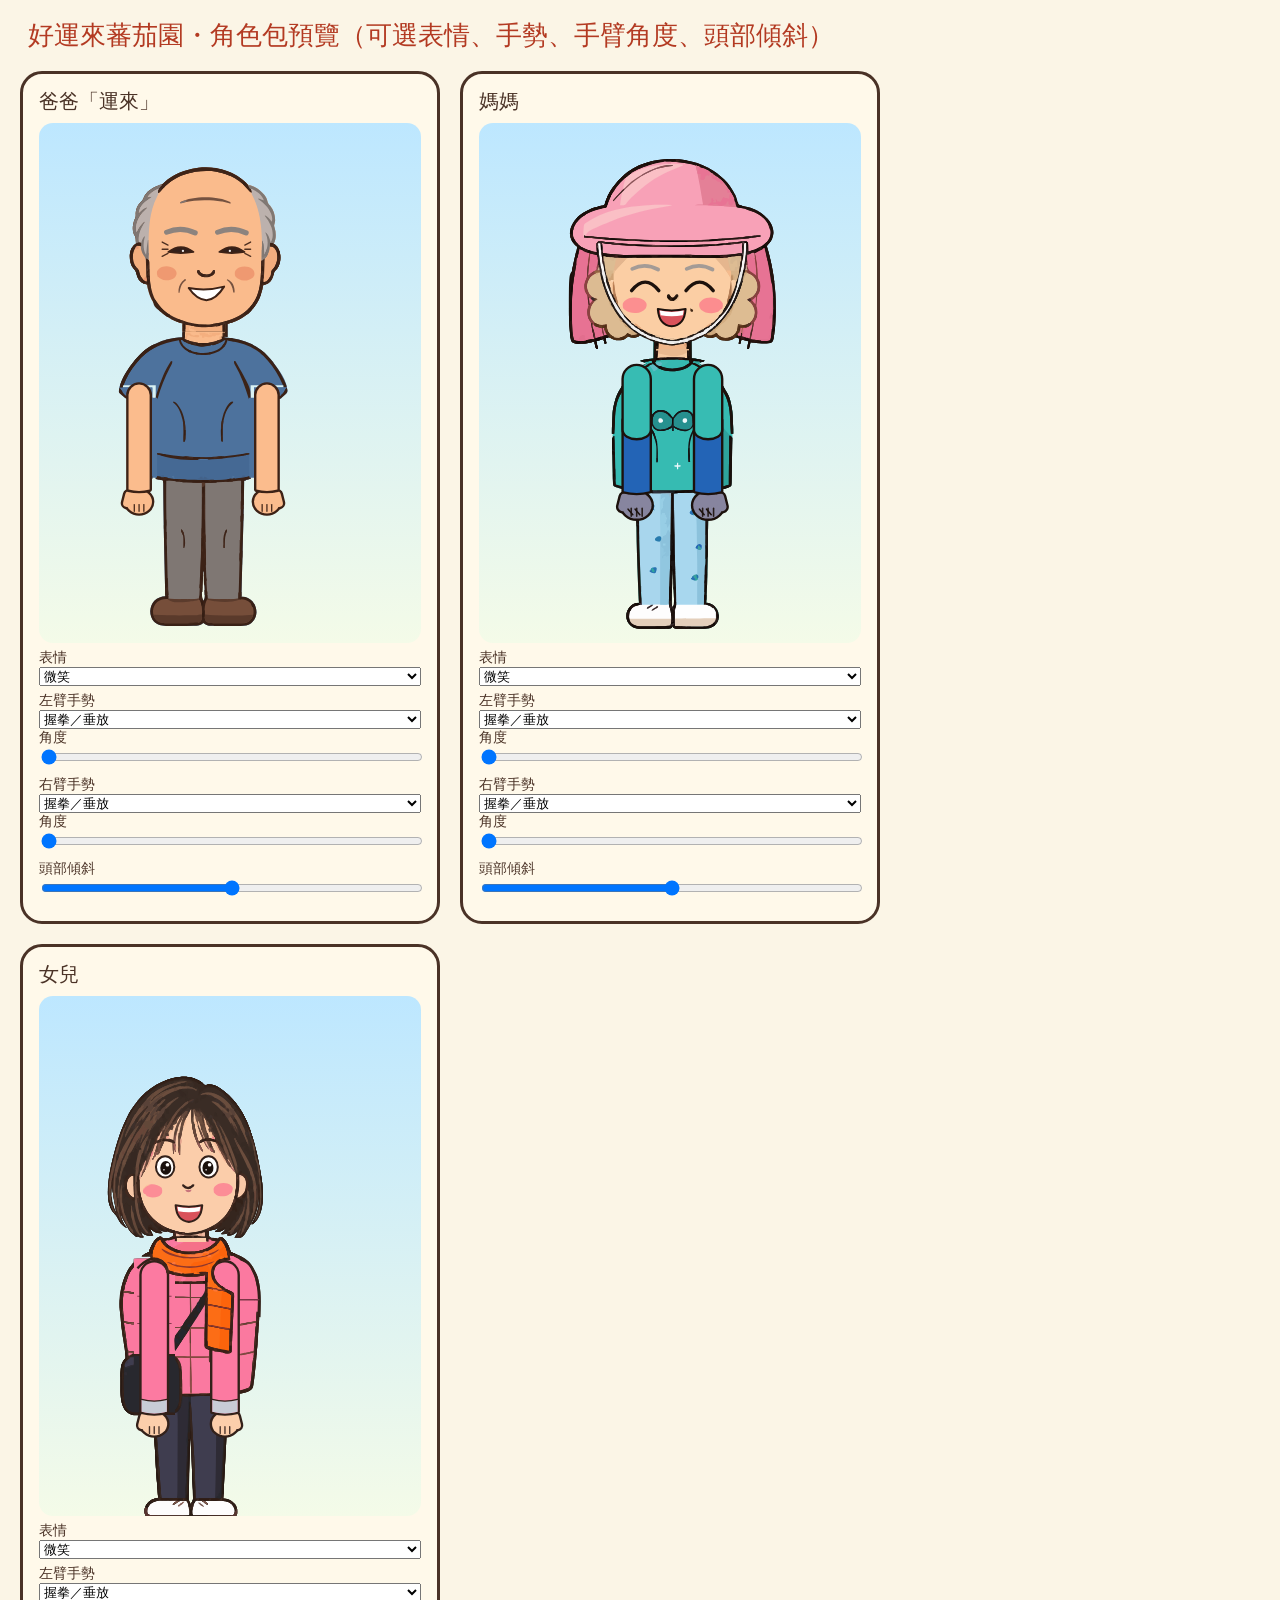
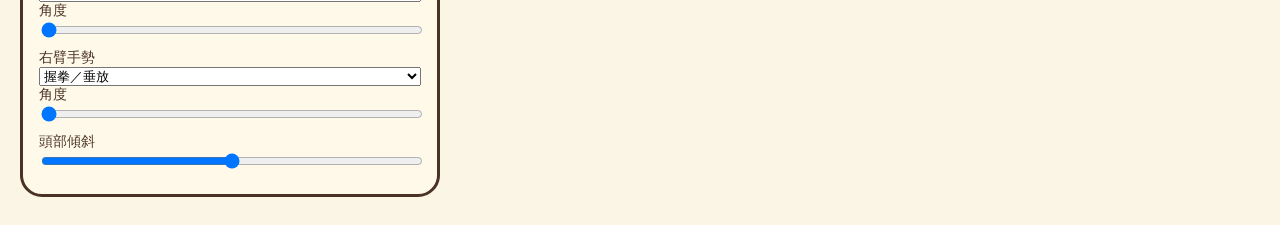
<file: character-pack/viewer.html>
<!doctype html><html lang="zh-Hant"><head><meta charset="utf-8"><title>好運來角色包・預覽</title>
<style>body{margin:0;font-family:"Noto Sans CJK TC","WenQuanYi Zen Hei",sans-serif;background:#FBF5E6;color:#4A3226}
header{padding:18px 28px;font-size:26px;color:#B33A22}.row{display:flex;gap:20px;padding:0 20px 28px;flex-wrap:wrap}
.card{background:#FFF9EA;border:3px solid #4A3226;border-radius:22px;padding:14px 16px;width:420px;box-sizing:border-box}
.card h3{margin:0 0 8px;font-size:20px}.stage{height:520px;display:flex;align-items:flex-end;justify-content:center;background:linear-gradient(#BDE7FF,#F4FBE8);border-radius:14px;overflow:hidden}
label{display:block;margin:6px 0;font-size:14px}select,input[type=range]{width:100%}</style></head><body>
<header>好運來蕃茄園・角色包預覽（可選表情、手勢、手臂角度、頭部傾斜）</header><div class="row" id="row"></div>
<script src="code/puppet.js"></script><script>
const EX=[['smile','微笑'],['happy','開心瞇眼'],['laugh','大笑'],['shy','靦腆'],['sad','擔憂'],['wow','驚喜']],HD=[['fist','握拳／垂放'],['open','張開／揮手'],['thumb','豎大拇指']];
const NM={dad:'爸爸「運來」',mom:'媽媽',girl:'女兒'};
for(const k of ['dad','mom','girl']){
 const c=document.createElement('div');c.className='card';c.innerHTML=`<h3>${NM[k]}</h3><div class="stage"></div>
 <label>表情 <select data-f="expr">${EX.map(([v,t])=>`<option value="${v}">${t}</option>`).join('')}</select></label>
 <label>左臂手勢 <select data-f="lh">${HD.map(([v,t])=>`<option value="${v}">${t}</option>`).join('')}</select> 角度 <input type="range" data-f="la" min="0" max="170" value="0"></label>
 <label>右臂手勢 <select data-f="rh">${HD.map(([v,t])=>`<option value="${v}">${t}</option>`).join('')}</select> 角度 <input type="range" data-f="ra" min="0" max="170" value="0"></label>
 <label>頭部傾斜 <input type="range" data-f="tilt" min="-12" max="12" value="0"></label>`;
 document.getElementById('row').appendChild(c);
 const p=createPuppet(c.querySelector('.stage'),k,{scale:.34});
 const upd=()=>{const g=f=>c.querySelector(`[data-f=${f}]`).value;p.set({expr:g('expr'),left:[+g('la'),g('lh')],right:[+g('ra'),g('rh')],tilt:+g('tilt')})};
 c.querySelectorAll('[data-f]').forEach(e=>e.addEventListener('input',upd));
 window['P_'+k]={p,c,upd};
}
</script></body></html>
</file>
